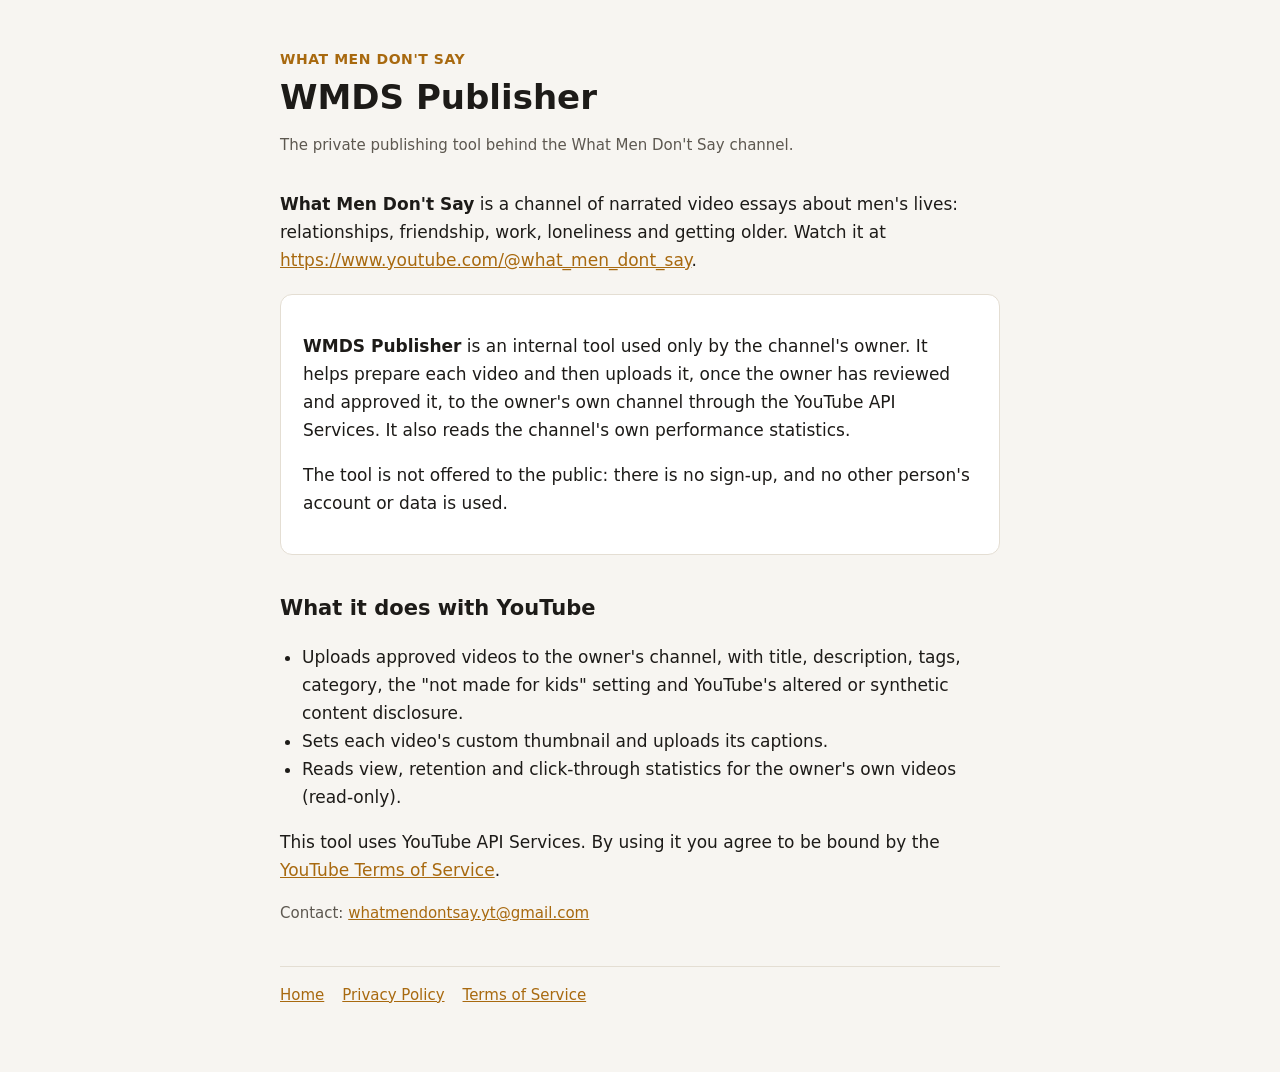
<file: index.html>
<!doctype html>
<html lang="en">
<head>
<meta charset="utf-8">
<meta name="viewport" content="width=device-width, initial-scale=1">
<title>WMDS Publisher</title>
<meta name="description" content="WMDS Publisher is the private publishing tool for the What Men Don't Say channel.">
<link rel="stylesheet" href="style.css">
</head>
<body>
<main>
  <header>
    <div class="brand">What Men Don't Say</div>
    <h1>WMDS Publisher</h1>
    <p class="muted">The private publishing tool behind the What Men Don't Say channel.</p>
  </header>

  <p><strong>What Men Don't Say</strong> is a channel of narrated video essays about men's lives:
  relationships, friendship, work, loneliness and getting older.
  Watch it at <a href="https://www.youtube.com/@what_men_dont_say">https://www.youtube.com/@what_men_dont_say</a>.</p>

  <div class="card">
    <p><strong>WMDS Publisher</strong> is an internal tool used only by the channel's owner. It helps prepare each
    video and then uploads it, once the owner has reviewed and approved it, to the owner's own channel through the
    YouTube API Services. It also reads the channel's own performance statistics.</p>
    <p>The tool is not offered to the public: there is no sign-up, and no other person's account or data is used.</p>
  </div>

  <h2>What it does with YouTube</h2>
  <ul>
    <li>Uploads approved videos to the owner's channel, with title, description, tags, category, the
      "not made for kids" setting and YouTube's altered or synthetic content disclosure.</li>
    <li>Sets each video's custom thumbnail and uploads its captions.</li>
    <li>Reads view, retention and click-through statistics for the owner's own videos (read-only).</li>
  </ul>

  <p>This tool uses YouTube API Services. By using it you agree to be bound by the
  <a href="https://www.youtube.com/t/terms">YouTube Terms of Service</a>.</p>

  <p class="muted">Contact: <a href="mailto:whatmendontsay.yt@gmail.com">whatmendontsay.yt@gmail.com</a></p>

  <nav><a href="index.html">Home</a><a href="privacy.html">Privacy Policy</a><a href="terms.html">Terms of Service</a></nav>
</main>
</body>
</html>
</file>
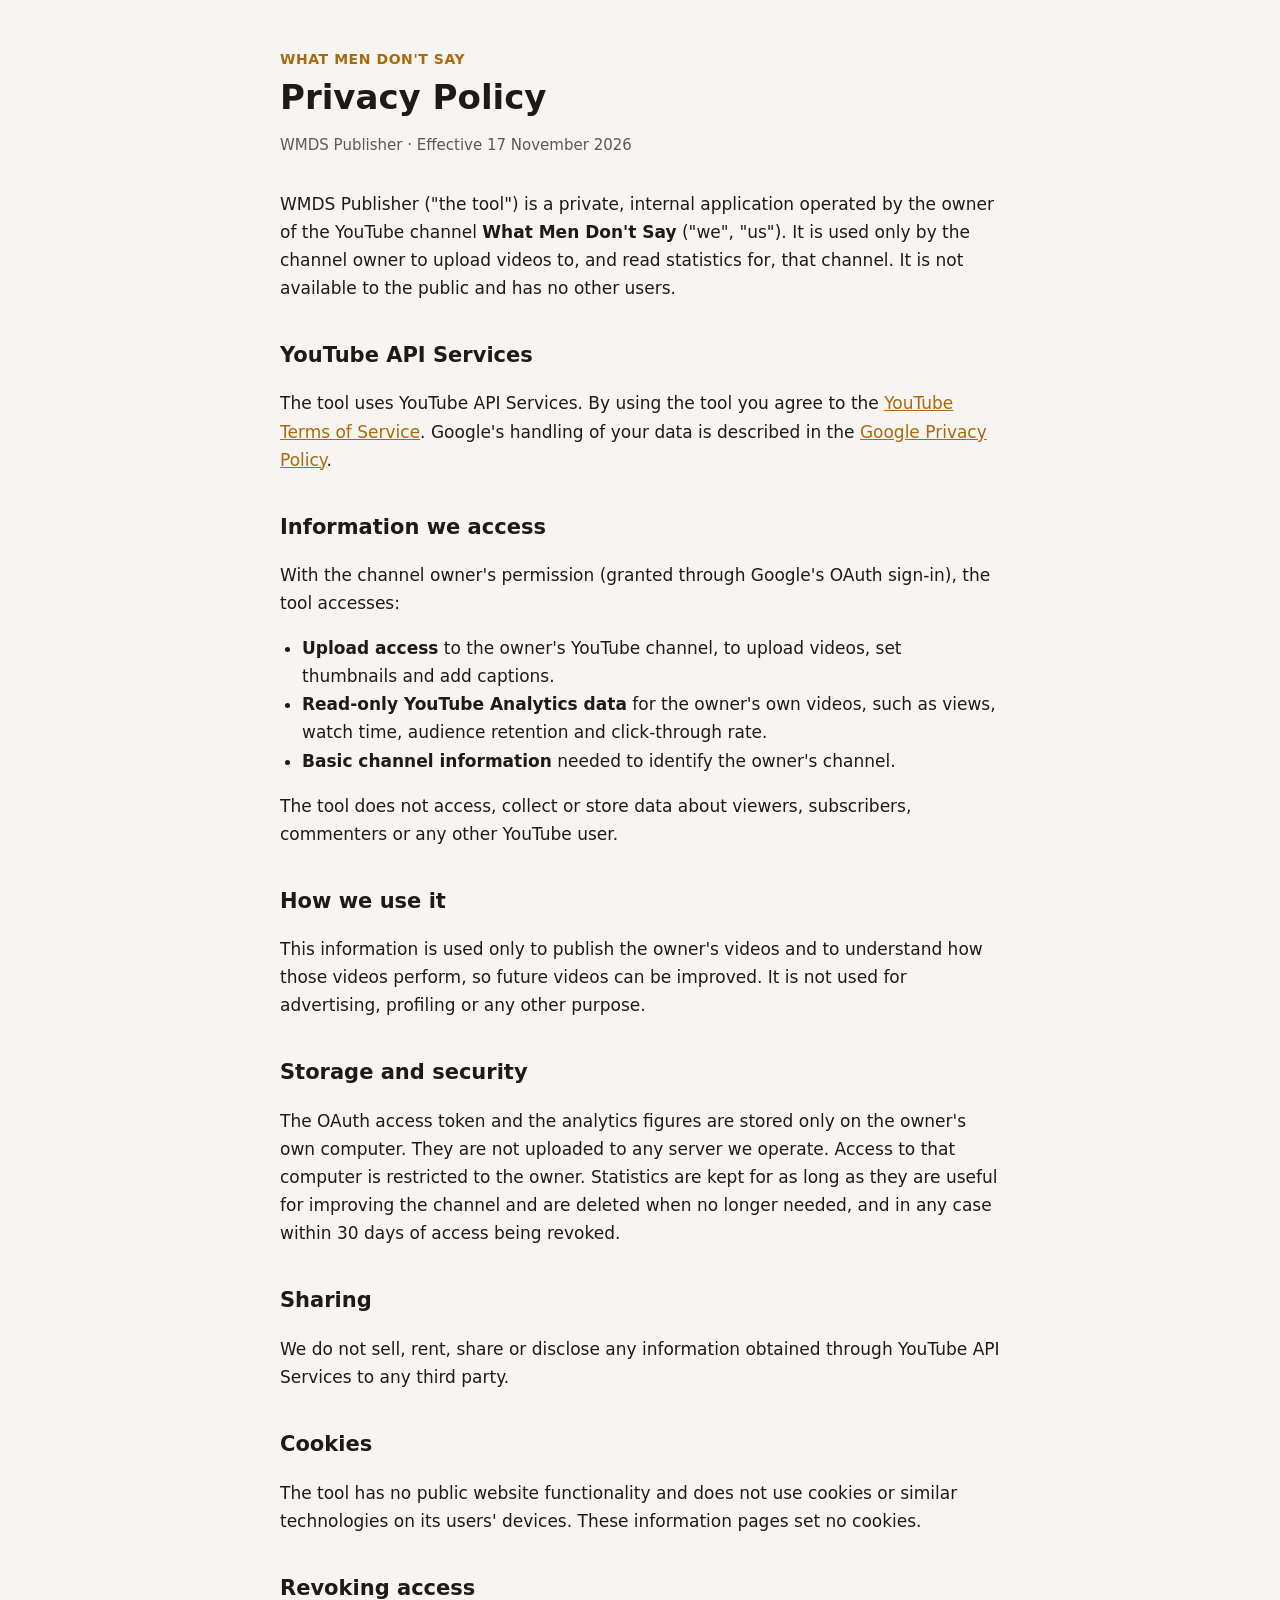
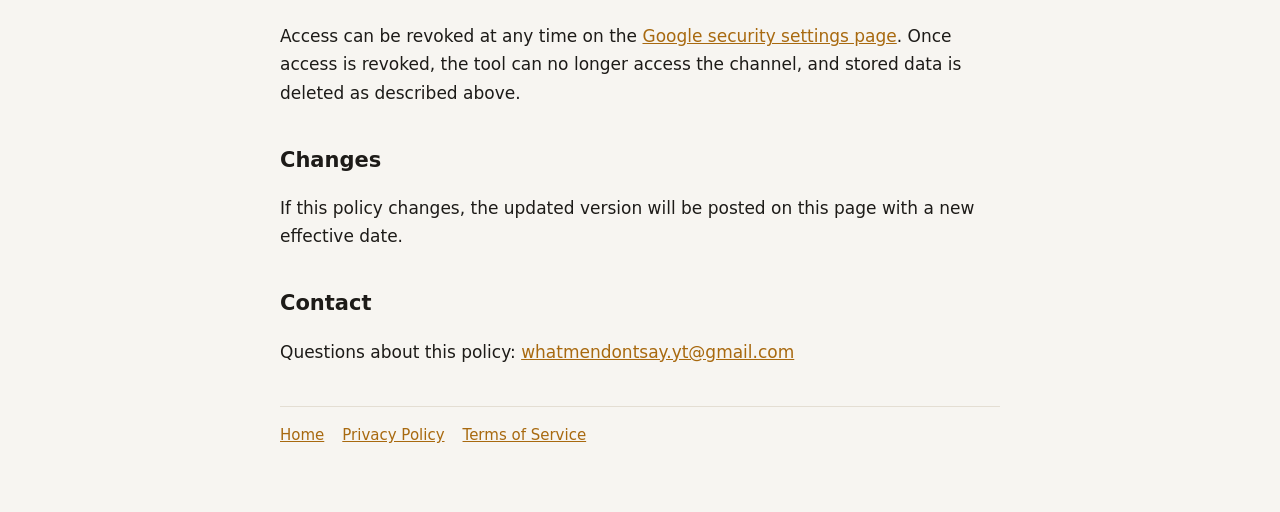
<file: privacy.html>
<!doctype html>
<html lang="en">
<head>
<meta charset="utf-8">
<meta name="viewport" content="width=device-width, initial-scale=1">
<title>Privacy Policy · WMDS Publisher</title>
<link rel="stylesheet" href="style.css">
</head>
<body>
<main>
  <header>
    <div class="brand">What Men Don't Say</div>
    <h1>Privacy Policy</h1>
    <p class="muted">WMDS Publisher · Effective 17 November 2026</p>
  </header>

  <p>WMDS Publisher ("the tool") is a private, internal application operated by the owner of the YouTube channel
  <strong>What Men Don't Say</strong> ("we", "us"). It is used only by the channel owner to upload videos to, and read
  statistics for, that channel. It is not available to the public and has no other users.</p>

  <h2>YouTube API Services</h2>
  <p>The tool uses YouTube API Services. By using the tool you agree to the
  <a href="https://www.youtube.com/t/terms">YouTube Terms of Service</a>. Google's handling of your data is described in the
  <a href="https://policies.google.com/privacy">Google Privacy Policy</a>.</p>

  <h2>Information we access</h2>
  <p>With the channel owner's permission (granted through Google's OAuth sign-in), the tool accesses:</p>
  <ul>
    <li><strong>Upload access</strong> to the owner's YouTube channel, to upload videos, set thumbnails and add captions.</li>
    <li><strong>Read-only YouTube Analytics data</strong> for the owner's own videos, such as views, watch time,
      audience retention and click-through rate.</li>
    <li><strong>Basic channel information</strong> needed to identify the owner's channel.</li>
  </ul>
  <p>The tool does not access, collect or store data about viewers, subscribers, commenters or any other YouTube user.</p>

  <h2>How we use it</h2>
  <p>This information is used only to publish the owner's videos and to understand how those videos perform, so future
  videos can be improved. It is not used for advertising, profiling or any other purpose.</p>

  <h2>Storage and security</h2>
  <p>The OAuth access token and the analytics figures are stored only on the owner's own computer. They are not uploaded to any
  server we operate. Access to that computer is restricted to the owner. Statistics are kept for as long as they are useful
  for improving the channel and are deleted when no longer needed, and in any case within 30 days of access being revoked.</p>

  <h2>Sharing</h2>
  <p>We do not sell, rent, share or disclose any information obtained through YouTube API Services to any third party.</p>

  <h2>Cookies</h2>
  <p>The tool has no public website functionality and does not use cookies or similar technologies on its users' devices.
  These information pages set no cookies.</p>

  <h2>Revoking access</h2>
  <p>Access can be revoked at any time on the
  <a href="https://security.google.com/settings/security/permissions">Google security settings page</a>. Once access is
  revoked, the tool can no longer access the channel, and stored data is deleted as described above.</p>

  <h2>Changes</h2>
  <p>If this policy changes, the updated version will be posted on this page with a new effective date.</p>

  <h2>Contact</h2>
  <p>Questions about this policy: <a href="mailto:whatmendontsay.yt@gmail.com">whatmendontsay.yt@gmail.com</a></p>

  <nav><a href="index.html">Home</a><a href="privacy.html">Privacy Policy</a><a href="terms.html">Terms of Service</a></nav>
</main>
</body>
</html>
</file>
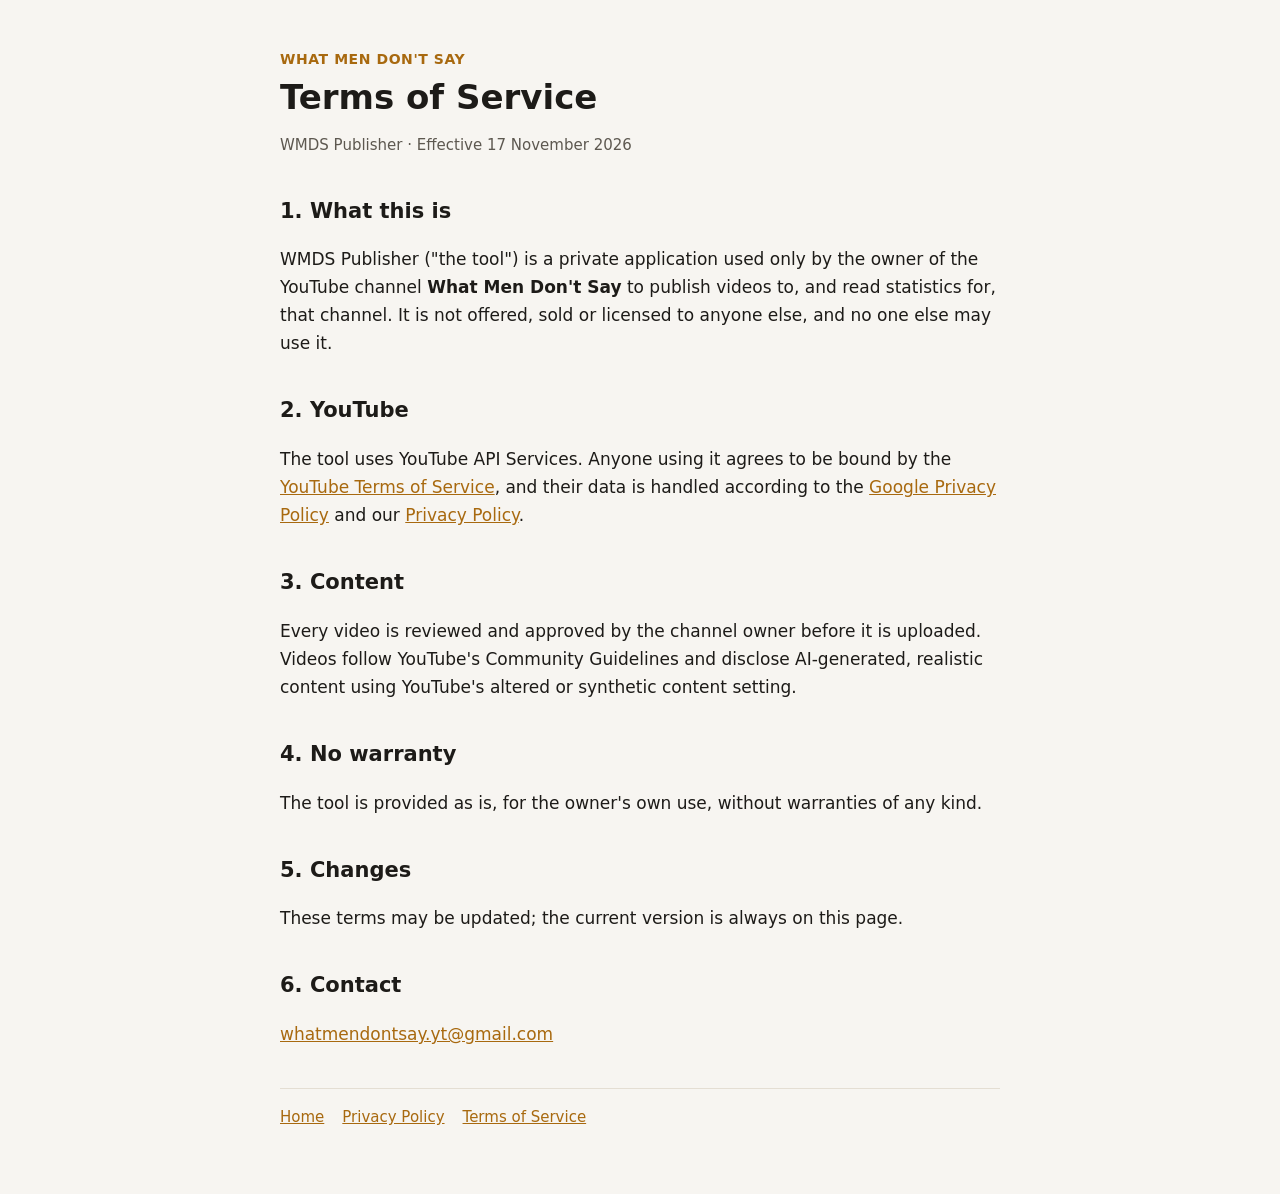
<file: terms.html>
<!doctype html>
<html lang="en">
<head>
<meta charset="utf-8">
<meta name="viewport" content="width=device-width, initial-scale=1">
<title>Terms of Service · WMDS Publisher</title>
<link rel="stylesheet" href="style.css">
</head>
<body>
<main>
  <header>
    <div class="brand">What Men Don't Say</div>
    <h1>Terms of Service</h1>
    <p class="muted">WMDS Publisher · Effective 17 November 2026</p>
  </header>

  <h2>1. What this is</h2>
  <p>WMDS Publisher ("the tool") is a private application used only by the owner of the YouTube channel
  <strong>What Men Don't Say</strong> to publish videos to, and read statistics for, that channel. It is not offered,
  sold or licensed to anyone else, and no one else may use it.</p>

  <h2>2. YouTube</h2>
  <p>The tool uses YouTube API Services. Anyone using it agrees to be bound by the
  <a href="https://www.youtube.com/t/terms">YouTube Terms of Service</a>, and their data is handled according to the
  <a href="https://policies.google.com/privacy">Google Privacy Policy</a> and our <a href="privacy.html">Privacy Policy</a>.</p>

  <h2>3. Content</h2>
  <p>Every video is reviewed and approved by the channel owner before it is uploaded. Videos follow YouTube's Community
  Guidelines and disclose AI-generated, realistic content using YouTube's altered or synthetic content setting.</p>

  <h2>4. No warranty</h2>
  <p>The tool is provided as is, for the owner's own use, without warranties of any kind.</p>

  <h2>5. Changes</h2>
  <p>These terms may be updated; the current version is always on this page.</p>

  <h2>6. Contact</h2>
  <p><a href="mailto:whatmendontsay.yt@gmail.com">whatmendontsay.yt@gmail.com</a></p>

  <nav><a href="index.html">Home</a><a href="privacy.html">Privacy Policy</a><a href="terms.html">Terms of Service</a></nav>
</main>
</body>
</html>
</file>
<file: style.css>
:root { --bg: #f7f5f1; --fg: #1d1b18; --muted: #5d5850; --accent: #a8690f; --card: #ffffff; --line: #e4ded3; }
@media (prefers-color-scheme: dark) {
  :root { --bg: #15130f; --fg: #ece7de; --muted: #a59e92; --accent: #f0b04a; --card: #1f1c17; --line: #332e26; }
}
* { box-sizing: border-box; }
body { margin: 0; background: var(--bg); color: var(--fg); font: 17px/1.65 system-ui, -apple-system, "Segoe UI", Roboto, sans-serif; }
main { max-width: 760px; margin: 0 auto; padding: 48px 20px 64px; }
header { margin-bottom: 32px; }
.brand { font-weight: 800; letter-spacing: .04em; text-transform: uppercase; color: var(--accent); font-size: 14px; }
h1 { font-size: 34px; line-height: 1.2; margin: 6px 0 8px; }
h2 { font-size: 21px; margin: 36px 0 8px; }
p, li { color: var(--fg); }
.muted { color: var(--muted); font-size: 15px; }
.card { background: var(--card); border: 1px solid var(--line); border-radius: 12px; padding: 20px 22px; margin: 20px 0; }
a { color: var(--accent); }
nav { margin-top: 40px; padding-top: 16px; border-top: 1px solid var(--line); font-size: 15px; }
nav a { margin-right: 18px; }
ul { padding-left: 22px; }
</file>
